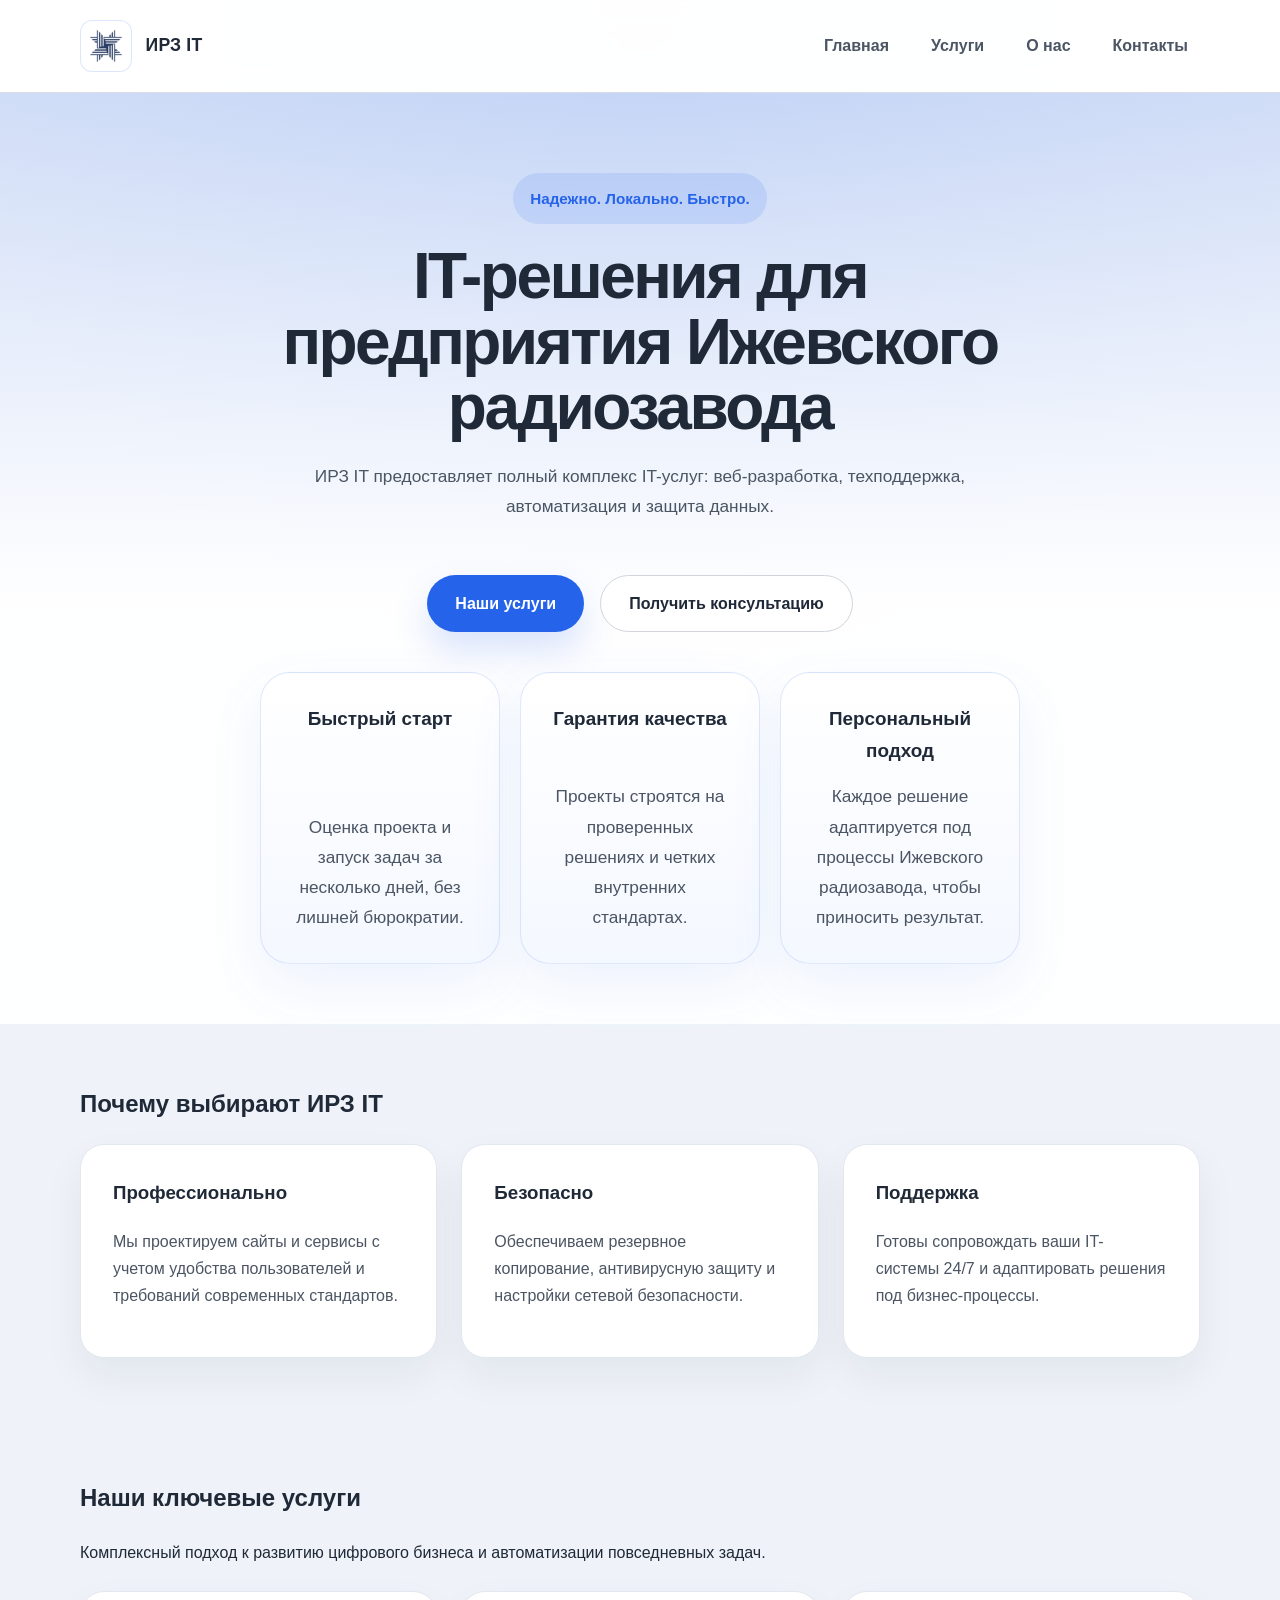
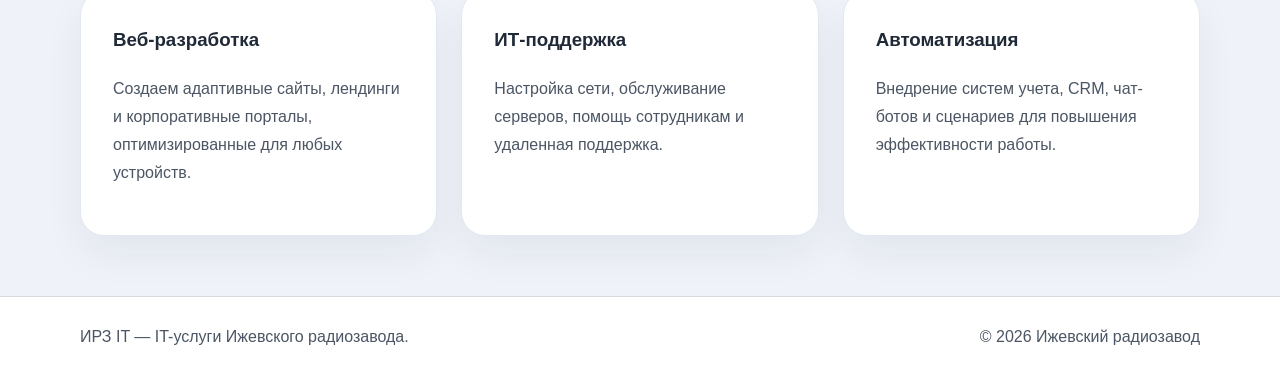
<file: index.html>
<!DOCTYPE html>
<html lang="ru">
<head>
  <meta charset="UTF-8">
  <meta name="viewport" content="width=device-width, initial-scale=1.0">
  <title>IT-Услуги Ижевского радиозавода — Главная</title>
  <link rel="stylesheet" href="styles.css">
</head>
<body>
  <header class="site-header">
    <div class="container header-inner">
      <a href="index.html" class="brand">
        <img src="logo.jpg" alt="Логотип ИРЗ IT - Ижевский радиозавод" class="logo">
        <span>ИРЗ IT</span>
      </a>
      <nav class="nav-menu" aria-label="Главное меню">
        <a href="index.html">Главная</a>
        <a href="services.html">Услуги</a>
        <a href="about.html">О нас</a>
        <a href="contact.html">Контакты</a>
      </nav>
    </div>
  </header>

  <main>
    <section class="hero">
      <div class="container hero-content">
        <span class="hero-badge">Надежно. Локально. Быстро.</span>
        <h1>IT-решения для предприятия Ижевского радиозавода</h1>
        <p>ИРЗ IT предоставляет полный комплекс IT-услуг: веб-разработка, техподдержка, автоматизация и защита данных.</p>
        <div class="hero-actions">
          <a class="primary-button" href="services.html">Наши услуги</a>
          <a class="secondary-button" href="contact.html">Получить консультацию</a>
        </div>
        <div class="feature-strip">
          <article class="feature-card">
            <h3>Быстрый старт</h3>
            <p>Оценка проекта и запуск задач за несколько дней, без лишней бюрократии.</p>
          </article>
          <article class="feature-card">
            <h3>Гарантия качества</h3>
            <p>Проекты строятся на проверенных решениях и четких внутренних стандартах.</p>
          </article>
          <article class="feature-card">
            <h3>Персональный подход</h3>
            <p>Каждое решение адаптируется под процессы Ижевского радиозавода, чтобы приносить результат.</p>
          </article>
        </div>
      </div>
    </section>

    <section class="section container overview">
      <h2>Почему выбирают ИРЗ IT</h2>
      <div class="cards-grid">
        <article class="card">
          <h3>Профессионально</h3>
          <p>Мы проектируем сайты и сервисы с учетом удобства пользователей и требований современных стандартов.</p>
        </article>
        <article class="card">
          <h3>Безопасно</h3>
          <p>Обеспечиваем резервное копирование, антивирусную защиту и настройки сетевой безопасности.</p>
        </article>
        <article class="card">
          <h3>Поддержка</h3>
          <p>Готовы сопровождать ваши IT-системы 24/7 и адаптировать решения под бизнес-процессы.</p>
        </article>
      </div>
    </section>

    <section class="section container services-preview">
      <div class="section-header">
        <h2>Наши ключевые услуги</h2>
        <p>Комплексный подход к развитию цифрового бизнеса и автоматизации повседневных задач.</p>
      </div>
      <div class="services-grid">
        <article class="service-card">
          <h3>Веб-разработка</h3>
          <p>Создаем адаптивные сайты, лендинги и корпоративные порталы, оптимизированные для любых устройств.</p>
        </article>
        <article class="service-card">
          <h3>ИТ-поддержка</h3>
          <p>Настройка сети, обслуживание серверов, помощь сотрудникам и удаленная поддержка.</p>
        </article>
        <article class="service-card">
          <h3>Автоматизация</h3>
          <p>Внедрение систем учета, CRM, чат-ботов и сценариев для повышения эффективности работы.</p>
        </article>
      </div>
    </section>
  </main>

  <footer class="site-footer">
    <div class="container footer-inner">
      <p>ИРЗ IT — IT-услуги Ижевского радиозавода.</p>
      <p>© 2026 Ижевский радиозавод</p>
    </div>
  </footer>
</body>
</html>
</file>
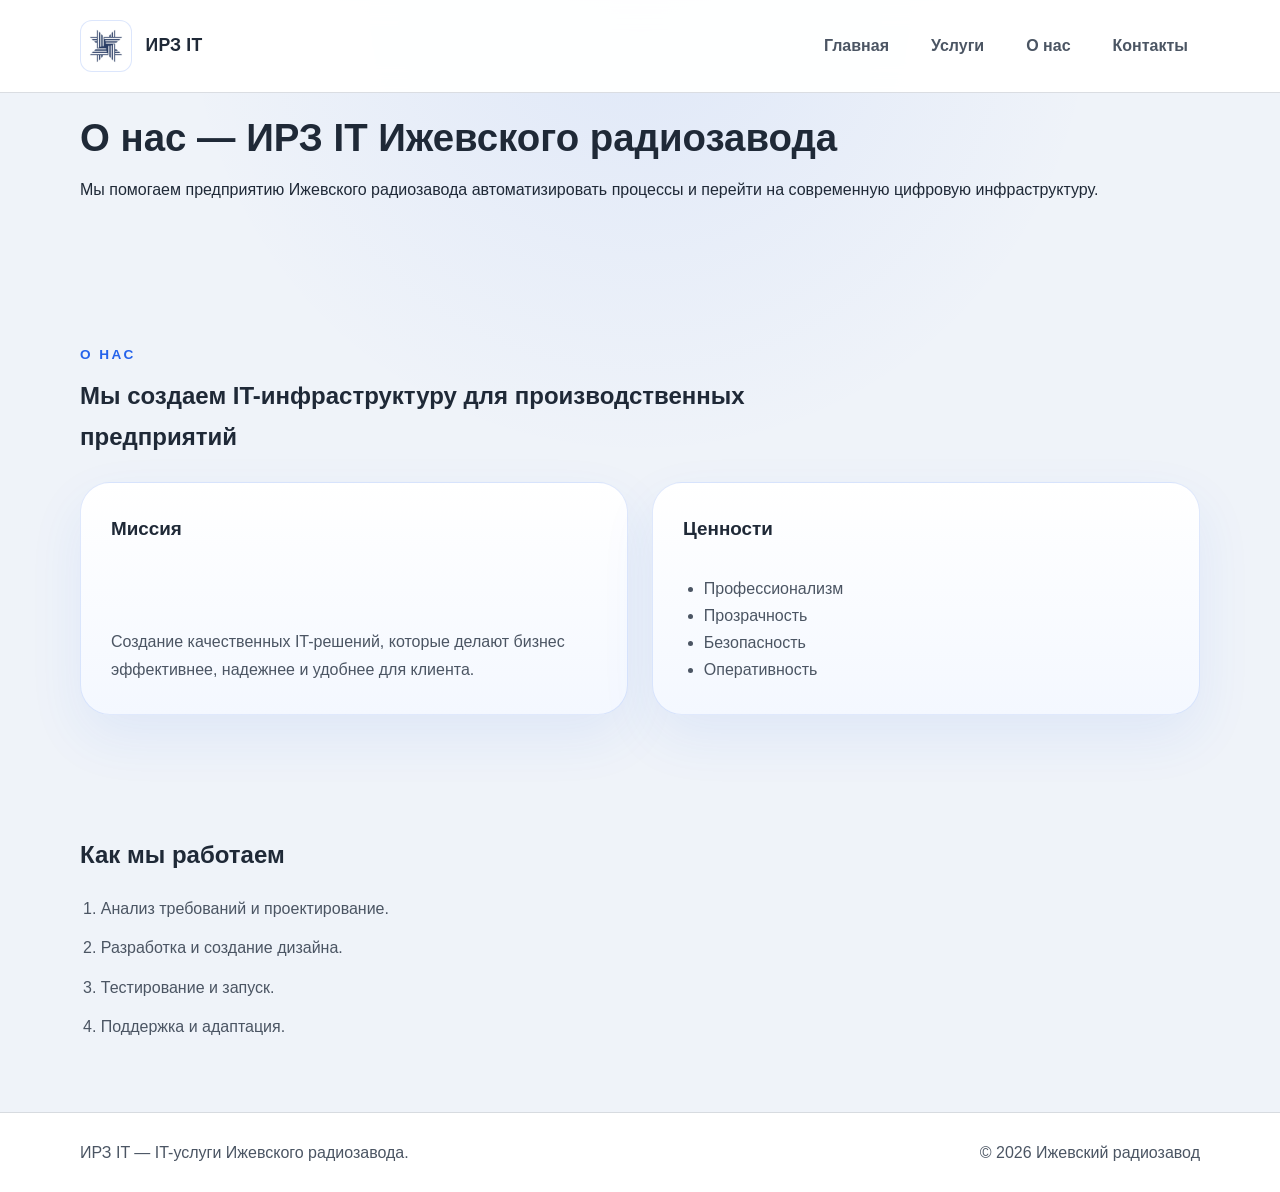
<file: about.html>
<!DOCTYPE html>
<html lang="ru">
<head>
  <meta charset="UTF-8">
  <meta name="viewport" content="width=device-width, initial-scale=1.0">
  <title>IT-Услуги Ижевского радиозавода — О нас</title>
  <link rel="stylesheet" href="styles.css">
</head>
<body>
  <header class="site-header">
    <div class="container header-inner">
      <a href="index.html" class="brand">
        <img src="logo.jpg" alt="Логотип ИРЗ IT - Ижевский радиозавод" class="logo">
        <span>ИРЗ IT</span>
      </a>
      <nav class="nav-menu" aria-label="Главное меню">
        <a href="index.html">Главная</a>
        <a href="services.html">Услуги</a>
        <a href="about.html">О нас</a>
        <a href="contact.html">Контакты</a>
      </nav>
    </div>
  </header>

  <main class="container">
    <section class="section page-intro">
      <h1>О нас — ИРЗ IT Ижевского радиозавода</h1>
      <p>Мы помогаем предприятию Ижевского радиозавода автоматизировать процессы и перейти на современную цифровую инфраструктуру.</p>
    </section>

    <section class="section about-content">
      <div class="section-header">
        <small>О нас</small>
        <h2>Мы создаем IT-инфраструктуру для производственных предприятий</h2>
      </div>
      <div class="split-row">
        <article class="feature-card">
          <h3>Миссия</h3>
          <p>Создание качественных IT-решений, которые делают бизнес эффективнее, надежнее и удобнее для клиента.</p>
        </article>
        <article class="feature-card">
          <h3>Ценности</h3>
          <ul>
            <li>Профессионализм</li>
            <li>Прозрачность</li>
            <li>Безопасность</li>
            <li>Оперативность</li>
          </ul>
        </article>
      </div>
    </section>

    <section class="section process">
      <h2>Как мы работаем</h2>
      <ol>
        <li>Анализ требований и проектирование.</li>
        <li>Разработка и создание дизайна.</li>
        <li>Тестирование и запуск.</li>
        <li>Поддержка и адаптация.</li>
      </ol>
    </section>
  </main>

  <footer class="site-footer">
    <div class="container footer-inner">
      <p>ИРЗ IT — IT-услуги Ижевского радиозавода.</p>
      <p>© 2026 Ижевский радиозавод</p>
    </div>
  </footer>
</body>
</html>
</file>
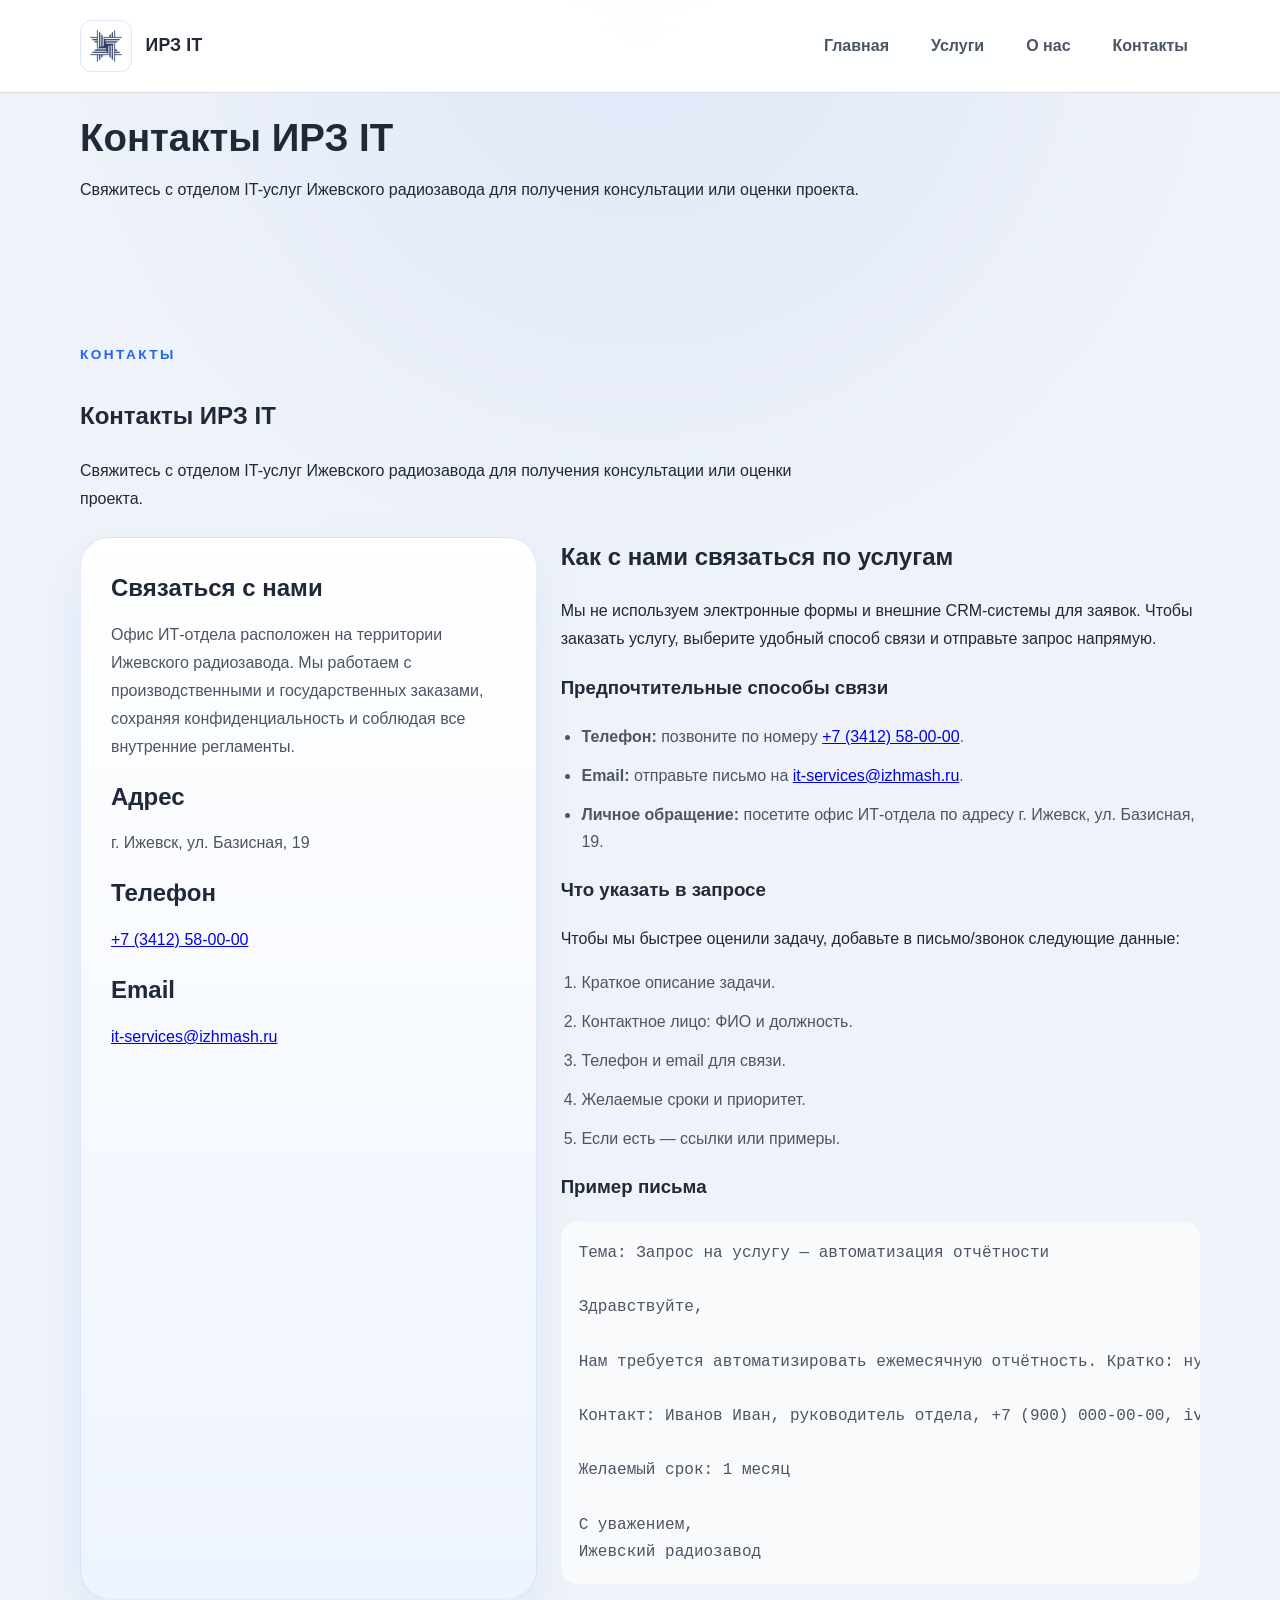
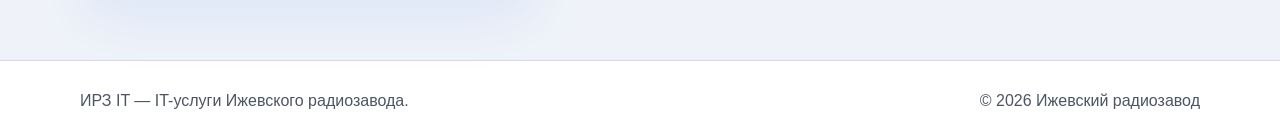
<file: contact.html>
<!DOCTYPE html>
<html lang="ru">
<head>
  <meta charset="UTF-8">
  <meta name="viewport" content="width=device-width, initial-scale=1.0">
  <title>IT-Услуги Ижевского радиозавода — Контакты</title>
  <link rel="stylesheet" href="styles.css">
</head>
<body>
  <header class="site-header">
    <div class="container header-inner">
      <a href="index.html" class="brand">
        <img src="logo.jpg" alt="Логотип ИРЗ IT - Ижевский радиозавод" class="logo">
        <span>ИРЗ IT</span>
      </a>
      <nav class="nav-menu" aria-label="Главное меню">
        <a href="index.html">Главная</a>
        <a href="services.html">Услуги</a>
        <a href="about.html">О нас</a>
        <a href="contact.html">Контакты</a>
      </nav>
    </div>
  </header>

  <main class="container">
    <section class="section page-intro">
      <h1>Контакты ИРЗ IT</h1>
      <p>Свяжитесь с отделом IT-услуг Ижевского радиозавода для получения консультации или оценки проекта.</p>
    </section>

    <section class="section contact-info">
      <div class="section-header">
        <small>Контакты</small>
        <h1>Контакты ИРЗ IT</h1>
        <p>Свяжитесь с отделом IT-услуг Ижевского радиозавода для получения консультации или оценки проекта.</p>
      </div>

      <div class="contact-grid">
        <article class="contact-card">
          <h2>Связаться с нами</h2>
          <p>Офис ИТ-отдела расположен на территории Ижевского радиозавода. Мы работаем с производственными и государственных заказами, сохраняя конфиденциальность и соблюдая все внутренние регламенты.</p>
          <h2>Адрес</h2>
          <p>г. Ижевск, ул. Базисная, 19</p>
          <h2>Телефон</h2>
          <p><a href="tel:+73412580000">+7 (3412) 58-00-00</a></p>
          <h2>Email</h2>
          <p><a href="mailto:it-services@izhmash.ru">it-services@izhmash.ru</a></p>
        </article>

        <div>
          <h2>Как с нами связаться по услугам</h2>
          <p>Мы не используем электронные формы и внешние CRM-системы для заявок. Чтобы заказать услугу, выберите удобный способ связи и отправьте запрос напрямую.</p>

          <h3>Предпочтительные способы связи</h3>
          <ul>
            <li><strong>Телефон:</strong> позвоните по номеру <a href="tel:+73412580000">+7 (3412) 58-00-00</a>.</li>
            <li><strong>Email:</strong> отправьте письмо на <a href="mailto:it-services@izhmash.ru">it-services@izhmash.ru</a>.</li>
            <li><strong>Личное обращение:</strong> посетите офис ИТ-отдела по адресу г. Ижевск, ул. Базисная, 19.</li>
          </ul>

          <h3>Что указать в запросе</h3>
          <p>Чтобы мы быстрее оценили задачу, добавьте в письмо/звонок следующие данные:</p>
          <ol>
            <li>Краткое описание задачи.</li>
            <li>Контактное лицо: ФИО и должность.</li>
            <li>Телефон и email для связи.</li>
            <li>Желаемые сроки и приоритет.</li>
            <li>Если есть — ссылки или примеры.</li>
          </ol>

          <h3>Пример письма</h3>
          <pre>Тема: Запрос на услугу — автоматизация отчётности

Здравствуйте,

Нам требуется автоматизировать ежемесячную отчётность. Кратко: нужно собрать данные, сформировать шаблон отчёта и настроить экспорт в Excel.

Контакт: Иванов Иван, руководитель отдела, +7 (900) 000-00-00, ivanov@example.com

Желаемый срок: 1 месяц

С уважением,
Ижевский радиозавод</pre>
        </div>
      </div>
    </section>
  </main>

  <footer class="site-footer">
    <div class="container footer-inner">
      <p>ИРЗ IT — IT-услуги Ижевского радиозавода.</p>
      <p>© 2026 Ижевский радиозавод</p>
    </div>
  </footer>
</body>
</html>
</file>
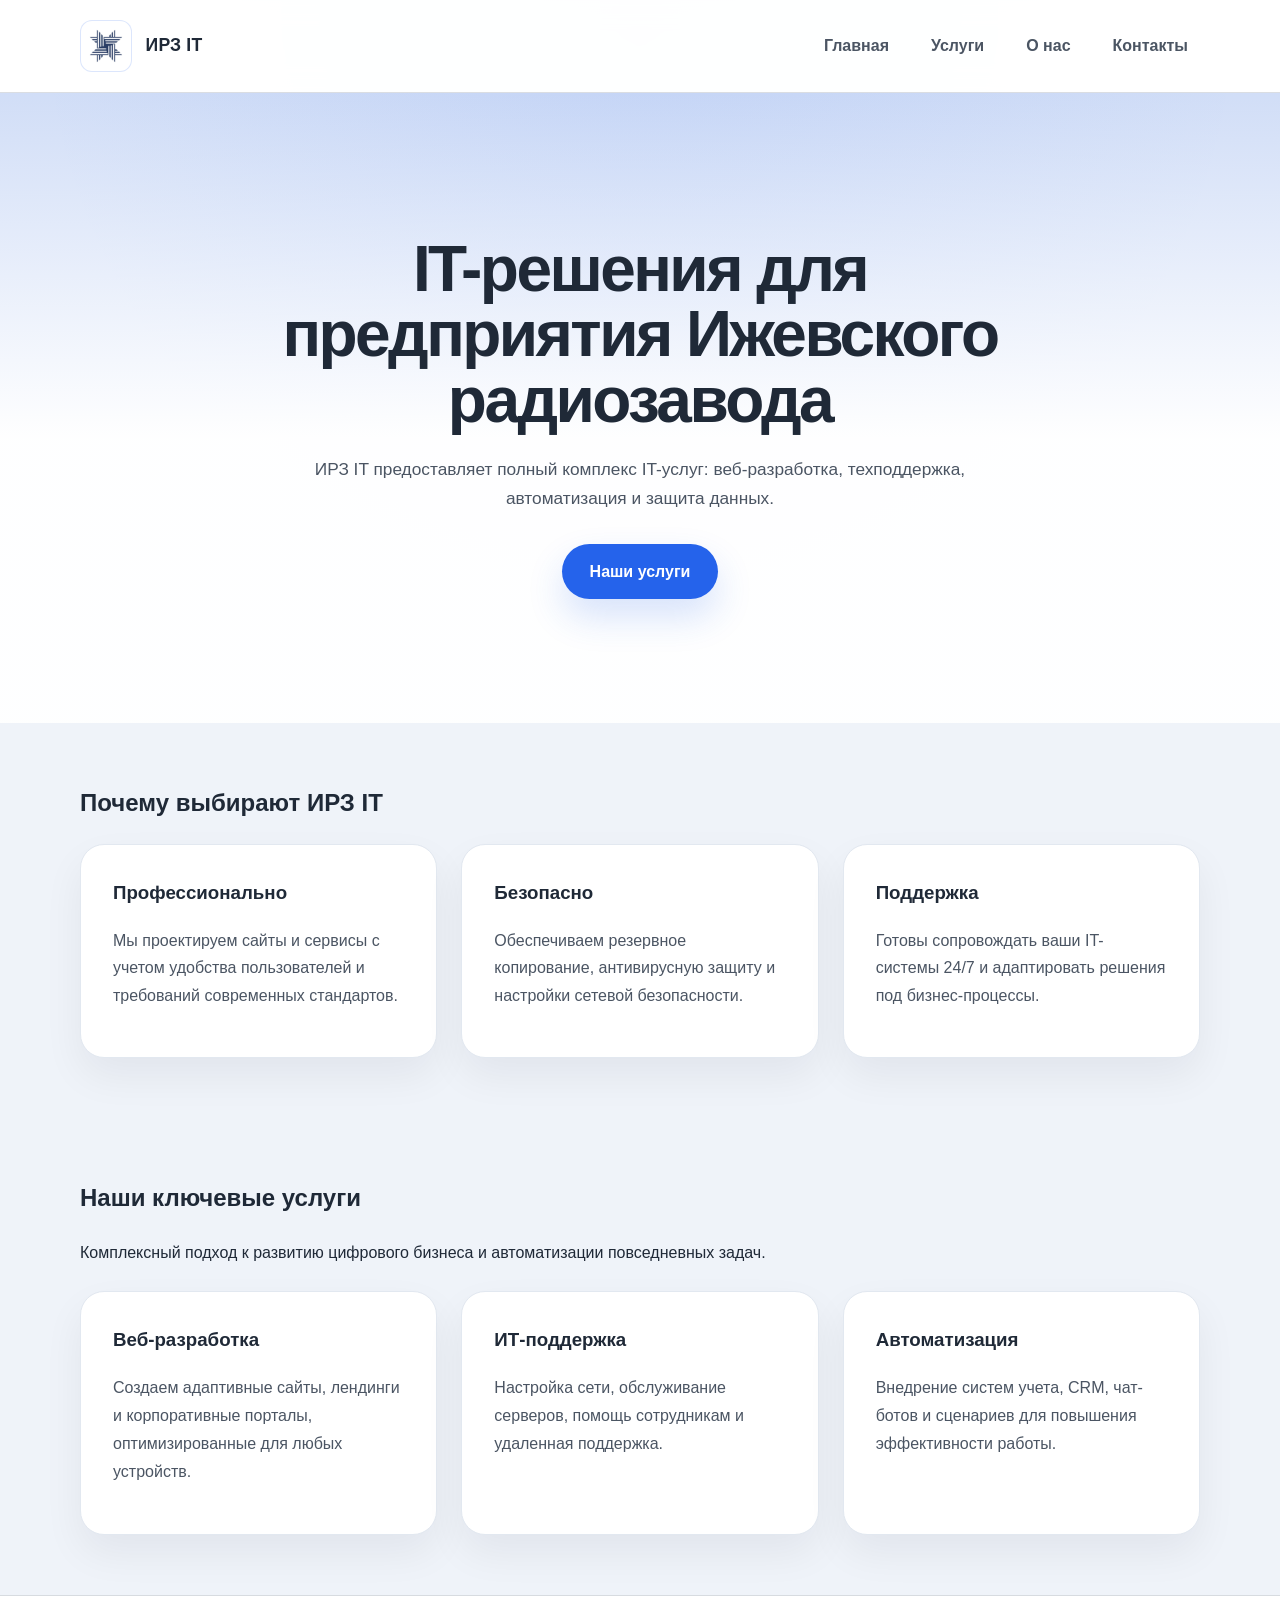
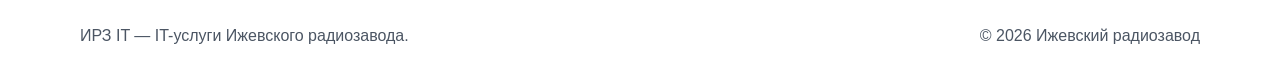
<file: index1.html>
<!DOCTYPE html>
<html lang="ru">
<head>
  <meta charset="UTF-8">
  <meta name="viewport" content="width=device-width, initial-scale=1.0">
  <title>IT-Услуги Ижевского радиозавода — Главная</title>
  <link rel="stylesheet" href="styles.css">
</head>
<body>
  <header class="site-header">
    <div class="container header-inner">
      <a href="index.html" class="brand">
        <img src="logo.jpg" alt="Логотип ИРЗ IT - Ижевский радиозавод" class="logo">
        <span>ИРЗ IT</span>
      </a>
      <nav class="nav-menu" aria-label="Главное меню">
        <a href="index.html">Главная</a>
        <a href="services.html">Услуги</a>
        <a href="about.html">О нас</a>
        <a href="contact.html">Контакты</a>
      </nav>
    </div>
  </header>

  <main>
    <section class="hero">
      <div class="container hero-content">
        <h1>IT-решения для предприятия Ижевского радиозавода</h1>
        <p>ИРЗ IT предоставляет полный комплекс IT-услуг: веб-разработка, техподдержка, автоматизация и защита данных.</p>
        <a class="primary-button" href="services.html">Наши услуги</a>
      </div>
    </section>

    <section class="section container overview">
      <h2>Почему выбирают ИРЗ IT</h2>
      <div class="cards-grid">
        <article class="card">
          <h3>Профессионально</h3>
          <p>Мы проектируем сайты и сервисы с учетом удобства пользователей и требований современных стандартов.</p>
        </article>
        <article class="card">
          <h3>Безопасно</h3>
          <p>Обеспечиваем резервное копирование, антивирусную защиту и настройки сетевой безопасности.</p>
        </article>
        <article class="card">
          <h3>Поддержка</h3>
          <p>Готовы сопровождать ваши IT-системы 24/7 и адаптировать решения под бизнес-процессы.</p>
        </article>
      </div>
    </section>

    <section class="section container services-preview">
      <div class="section-header">
        <h2>Наши ключевые услуги</h2>
        <p>Комплексный подход к развитию цифрового бизнеса и автоматизации повседневных задач.</p>
      </div>
      <div class="services-grid">
        <article class="service-card">
          <h3>Веб-разработка</h3>
          <p>Создаем адаптивные сайты, лендинги и корпоративные порталы, оптимизированные для любых устройств.</p>
        </article>
        <article class="service-card">
          <h3>ИТ-поддержка</h3>
          <p>Настройка сети, обслуживание серверов, помощь сотрудникам и удаленная поддержка.</p>
        </article>
        <article class="service-card">
          <h3>Автоматизация</h3>
          <p>Внедрение систем учета, CRM, чат-ботов и сценариев для повышения эффективности работы.</p>
        </article>
      </div>
    </section>
  </main>

  <footer class="site-footer">
    <div class="container footer-inner">
      <p>ИРЗ IT — IT-услуги Ижевского радиозавода.</p>
      <p>© 2026 Ижевский радиозавод</p>
    </div>
  </footer>
</body>
</html>
</file>
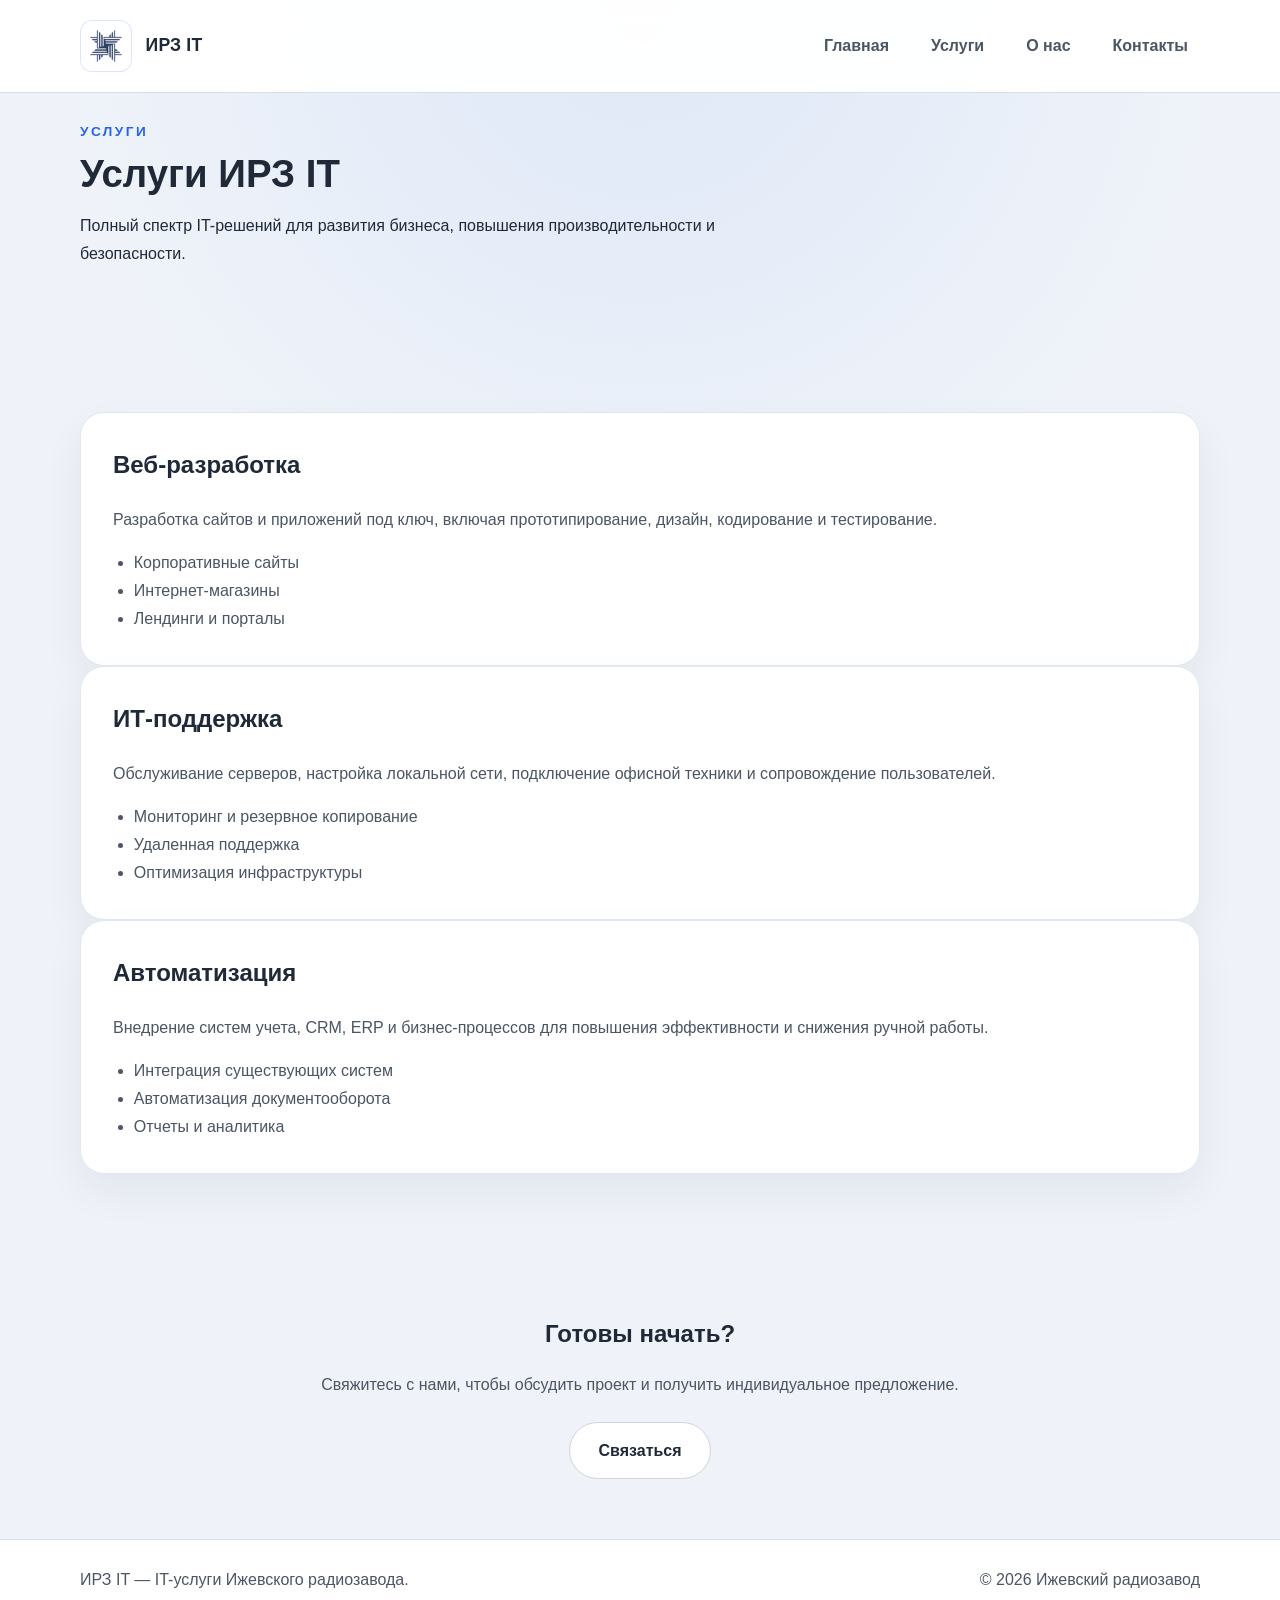
<file: services.html>
<!DOCTYPE html>
<html lang="ru">
<head>
  <meta charset="UTF-8">
  <meta name="viewport" content="width=device-width, initial-scale=1.0">
  <title>IT-Услуги Ижевского радиозавода — Услуги</title>
  <link rel="stylesheet" href="styles.css">
</head>
<body>
  <header class="site-header">
    <div class="container header-inner">
      <a href="index.html" class="brand">
        <img src="logo.jpg" alt="Логотип ИРЗ IT - Ижевский радиозавод" class="logo">
        <span>ИРЗ IT</span>
      </a>
      <nav class="nav-menu" aria-label="Главное меню">
        <a href="index.html">Главная</a>
        <a href="services.html">Услуги</a>
        <a href="about.html">О нас</a>
        <a href="contact.html">Контакты</a>
      </nav>
    </div>
  </header>

  <main class="container">
    <section class="section page-intro">
      <div class="section-header">
        <small>Услуги</small>
        <h1>Услуги ИРЗ IT</h1>
        <p>Полный спектр IT-решений для развития бизнеса, повышения производительности и безопасности.</p>
      </div>
    </section>

    <section class="section services-list">
      <article class="service-detail">
        <h2>Веб-разработка</h2>
        <p>Разработка сайтов и приложений под ключ, включая прототипирование, дизайн, кодирование и тестирование.</p>
        <ul>
          <li>Корпоративные сайты</li>
          <li>Интернет-магазины</li>
          <li>Лендинги и порталы</li>
        </ul>
      </article>
      <article class="service-detail">
        <h2>ИТ-поддержка</h2>
        <p>Обслуживание серверов, настройка локальной сети, подключение офисной техники и сопровождение пользователей.</p>
        <ul>
          <li>Мониторинг и резервное копирование</li>
          <li>Удаленная поддержка</li>
          <li>Оптимизация инфраструктуры</li>
        </ul>
      </article>
      <article class="service-detail">
        <h2>Автоматизация</h2>
        <p>Внедрение систем учета, CRM, ERP и бизнес-процессов для повышения эффективности и снижения ручной работы.</p>
        <ul>
          <li>Интеграция существующих систем</li>
          <li>Автоматизация документооборота</li>
          <li>Отчеты и аналитика</li>
        </ul>
      </article>
    </section>

    <section class="section cta-block">
      <h2>Готовы начать?</h2>
      <p>Свяжитесь с нами, чтобы обсудить проект и получить индивидуальное предложение.</p>
      <a class="secondary-button" href="contact.html">Связаться</a>
    </section>
  </main>

  <footer class="site-footer">
    <div class="container footer-inner">
      <p>ИРЗ IT — IT-услуги Ижевского радиозавода.</p>
      <p>© 2026 Ижевский радиозавод</p>
    </div>
  </footer>
</body>
</html>
</file>
<file: styles.css>
/* Основные стили сайта ProTech */
:root {
  --bg: #eff3f9;
  --surface: #ffffff;
  --surface-soft: #f8fbff;
  --text: #1f2937;
  --text-secondary: #4b5563;
  --primary: #2563eb;
  --primary-dark: #1d4ed8;
  --border: #d1d5db;
  --border-soft: #e2e8f0;
  --shadow: 0 24px 50px rgba(15, 23, 42, 0.08);
  --shadow-soft: 0 18px 40px rgba(15, 23, 42, 0.06);
  --radius: 24px;
}

* {
  box-sizing: border-box;
}

html {
  scroll-behavior: smooth;
}

body {
  margin: 0;
  min-height: 100vh;
  font-family: 'Segoe UI', Tahoma, Geneva, Verdana, sans-serif;
  background: radial-gradient(circle at top, rgba(37, 99, 235, 0.08), transparent 34%), var(--bg);
  color: var(--text);
  line-height: 1.7;
}

img {
  max-width: 100%;
  display: block;
}

.container {
  width: min(1120px, calc(100% - 40px));
  margin: 0 auto;
}

.site-header {
  background: rgba(255, 255, 255, 0.96);
  border-bottom: 1px solid rgba(209, 213, 219, 0.8);
  position: sticky;
  top: 0;
  z-index: 20;
  backdrop-filter: blur(12px);
}

.header-inner {
  display: flex;
  justify-content: space-between;
  align-items: center;
  gap: 1rem;
  padding: 20px 0;
}

.brand {
  display: flex;
  align-items: center;
  gap: 0.85rem;
  text-decoration: none;
  color: var(--text);
  font-weight: 700;
}

.logo {
  width: 52px;
  height: auto;
  border-radius: 12px;
  border: 1px solid rgba(37, 99, 235, 0.16);
  padding: 4px;
  background: #ffffff;
}

.brand span {
  font-size: 1.1rem;
  letter-spacing: 0.01em;
}

.nav-menu {
  display: flex;
  gap: 18px;
  flex-wrap: wrap;
}

.nav-menu a {
  color: var(--text-secondary);
  text-decoration: none;
  font-weight: 600;
  padding: 10px 12px;
  border-radius: 999px;
  transition: all 0.25s ease;
}

.nav-menu a:hover,
.nav-menu a:focus-visible {
  color: var(--primary);
  background: rgba(37, 99, 235, 0.08);
  outline: none;
}

.hero {
  min-height: 70vh;
  display: flex;
  align-items: center;
  padding: 80px 0 60px;
  background: linear-gradient(180deg, rgba(37, 99, 235, 0.15) 0%, rgba(255, 255, 255, 0.96) 55%);
}

.hero-content {
  text-align: center;
  max-width: 760px;
  margin: 0 auto;
}

.hero-badge {
  display: inline-flex;
  align-items: center;
  justify-content: center;
  gap: 0.6rem;
  padding: 0.8rem 1.1rem;
  border-radius: 999px;
  background: rgba(37, 99, 235, 0.12);
  color: var(--primary);
  font-size: 0.95rem;
  font-weight: 700;
  margin-bottom: 1.25rem;
}

.hero-actions {
  display: inline-flex;
  flex-wrap: wrap;
  justify-content: center;
  gap: 1rem;
  margin-top: 1.5rem;
}

.hero h1 {
  margin: 0 0 22px;
  font-size: clamp(2.7rem, 5vw, 4.4rem);
  line-height: 1.02;
  letter-spacing: -0.04em;
}

.hero p {
  max-width: 700px;
  margin: 0 auto 30px;
  color: var(--text-secondary);
  font-size: 1.08rem;
}

.primary-button,
.secondary-button {
  display: inline-flex;
  align-items: center;
  justify-content: center;
  gap: 0.5rem;
  padding: 14px 28px;
  border-radius: 999px;
  border: none;
  text-decoration: none;
  font-weight: 700;
  cursor: pointer;
  transition: transform 0.22s ease, box-shadow 0.22s ease, background 0.22s ease, color 0.22s ease;
}

.primary-button {
  background: var(--primary);
  color: white;
  box-shadow: 0 18px 36px rgba(37, 99, 235, 0.18);
}

.primary-button:hover {
  transform: translateY(-1px);
  background: var(--primary-dark);
  box-shadow: 0 22px 42px rgba(37, 99, 235, 0.24);
}

.secondary-button {
  background: white;
  color: var(--text);
  border: 1px solid var(--border);
}

.secondary-button:hover {
  background: #eff6ff;
  border-color: rgba(37, 99, 235, 0.25);
}

.section {
  padding: 60px 0;
  background: transparent;
}

.section:nth-of-type(even) {
  background: transparent;
}

.contact-info {
  background: transparent;
}

.contact-grid > div {
  background: transparent;
  padding: 0;
}

.section-header small {
  display: inline-block;
  margin-bottom: 0.6rem;
  color: var(--primary);
  font-size: 0.85rem;
  font-weight: 700;
  letter-spacing: 0.18em;
  text-transform: uppercase;
}

.feature-strip {
  display: grid;
  grid-template-columns: repeat(auto-fit, minmax(220px, 1fr));
  gap: 20px;
  margin-top: 40px;
}

.feature-card {
  background: linear-gradient(180deg, #ffffff 0%, #f4f8ff 100%);
  border: 1px solid rgba(37, 99, 235, 0.14);
  border-radius: 30px;
  padding: 30px;
  box-shadow: 0 22px 55px rgba(37, 99, 235, 0.08);
  min-height: 100%;
  display: flex;
  flex-direction: column;
  justify-content: space-between;
  overflow-wrap: break-word;
  word-break: break-word;
}

.feature-card h3 {
  margin: 0 0 14px;
  font-size: 1.18rem;
}

.feature-card p {
  margin: 0;
  color: var(--text-secondary);
  line-height: 1.75;
}

.contact-grid,
.split-row {
  display: grid;
  grid-template-columns: minmax(280px, 1fr) 1.4fr;
  gap: 24px;
}

.contact-grid > *,
.split-row > * {
  min-width: 0;
}

.contact-card {
  background: linear-gradient(180deg, #ffffff 0%, #eef4ff 100%);
  border: 1px solid rgba(37, 99, 235, 0.12);
  border-radius: 30px;
  padding: 30px;
  box-shadow: 0 22px 55px rgba(37, 99, 235, 0.08);
  min-height: 100%;
  overflow-wrap: break-word;
  word-break: break-word;
}

.contact-card h2,
.contact-card p {
  margin-top: 0;
}

.contact-card h2 {
  margin-bottom: 12px;
}

.contact-card p {
  color: var(--text-secondary);
}

.overview h2,
.section-header h2,
.page-intro h1,
.process h2,
.about-content h2,
.contact-info h2,
.service-detail h2 {
  margin-top: 0;
}

.cards-grid,
.services-grid,
.split-row {
  display: grid;
  gap: 24px;
}

.cards-grid {
  grid-template-columns: repeat(auto-fit, minmax(240px, 1fr));
}

.card,
.service-card,
.service-detail {
  background: var(--surface);
  border: 1px solid var(--border-soft);
  border-radius: var(--radius);
  padding: 32px;
  box-shadow: var(--shadow-soft);
}

.card h3,
.service-card h3,
.service-detail h2 {
  margin-top: 0;
}

.card p,
.service-card p,
.service-detail p,
.service-detail li {
  color: var(--text-secondary);
}

.services-grid {
  grid-template-columns: repeat(auto-fit, minmax(240px, 1fr));
}

.service-detail ul {
  margin: 18px 0 0;
  padding-left: 20px;
  color: var(--text-secondary);
}

.page-intro {
  padding-top: 24px;
}

.page-intro h1 {
  margin-bottom: 18px;
  font-size: clamp(2.1rem, 3vw, 3rem);
  line-height: 1.08;
}

.page-intro p,
.section-header p,
.process p,
.contact-info p,
.service-card p,
.service-detail li {
  line-height: 1.75;
}

.split-row {
  grid-template-columns: repeat(auto-fit, minmax(260px, 1fr));
}

.process ol,
.split-row ul,
.service-detail ul,
.contact-info ol,
.contact-info ul {
  margin: 1rem 0 0;
  padding-left: 1.3rem;
  color: var(--text-secondary);
}

.process ol li,
.contact-info ol li,
.contact-info ul li {
  margin-bottom: 0.75rem;
}

.section-header {
  max-width: 720px;
  margin-bottom: 24px;
}

.cta-block {
  text-align: center;
}

.cta-block h2 {
  margin-bottom: 16px;
}

.cta-block p {
  max-width: 720px;
  margin: 0 auto 24px;
  color: var(--text-secondary);
}

.site-footer {
  border-top: 1px solid rgba(209, 213, 219, 0.85);
  background: #ffffff;
  padding: 26px 0;
}

.footer-inner {
  display: flex;
  justify-content: space-between;
  align-items: center;
  flex-wrap: wrap;
  gap: 12px;
  color: var(--text-secondary);
}

.footer-inner p {
  margin: 0;
}

pre {
  background: #f8fafc;
  border-radius: 16px;
  padding: 18px;
  overflow-x: auto;
  font-family: ui-monospace, SFMono-Regular, Menlo, Monaco, Consolas, 'Liberation Mono', 'Courier New', monospace;
  color: var(--text-secondary);
}

@media (max-width: 880px) {
  .header-inner,
  .footer-inner {
    flex-direction: column;
    align-items: flex-start;
  }

  .hero {
    padding: 60px 0 40px;
  }

  .hero h1 {
    font-size: 2.4rem;
  }
}

@media (max-width: 640px) {
  .nav-menu {
    gap: 12px;
  }

  .nav-menu a {
    padding: 8px 10px;
  }

  .hero {
    min-height: auto;
    padding: 50px 0 35px;
  }

  .hero-content {
    text-align: left;
  }

  .section {
    padding: 40px 0;
  }

  .cards-grid,
  .services-grid,
  .split-row {
    gap: 18px;
  }
}
</file>
